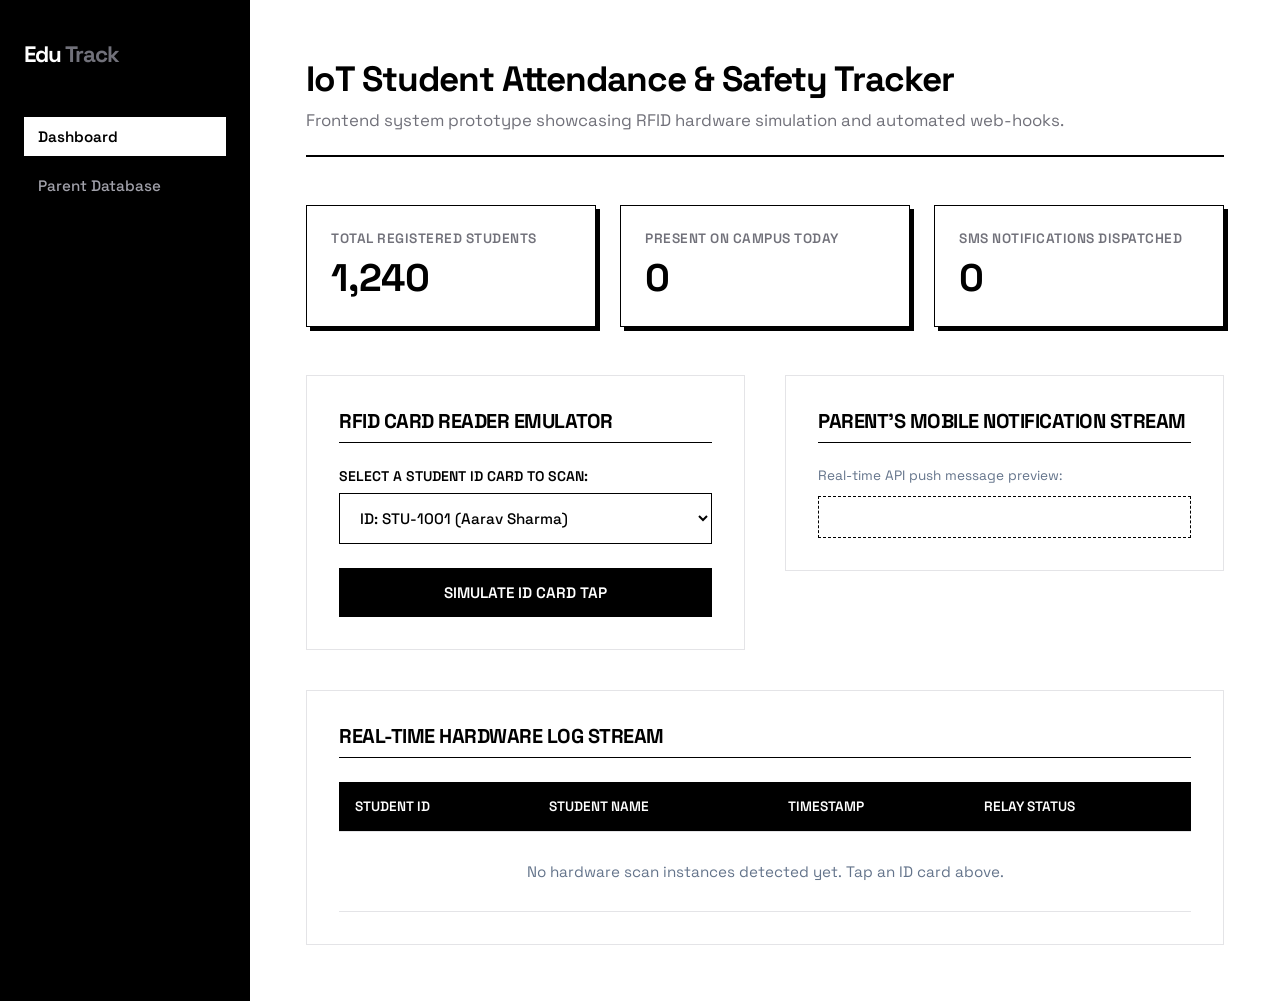
<file: child-tracking-system/index.html>
<!DOCTYPE html>
<html lang="en">
<head>
    <meta charset="UTF-8">
    <meta name="viewport" content="width=device-width, initial-scale=1.0">
    <title>EduTrack - Student Safety Dashboard</title>
    <link rel="stylesheet" href="style.css">
</head>
<body>

    <aside>
        <div class="logo">Edu<span>Track</span></div>
        <ul class="nav-links">
            <li class="nav-item active" id="navDashboard" onclick="switchView('dashboard')">Dashboard</li>
            <li class="nav-item" id="navParents" onclick="switchView('parents')">Parent Database</li>
        </ul>
    </aside>

    <main>
        <div id="dashboardView">
            <header>
                <h1>IoT Student Attendance & Safety Tracker</h1>
                <p>Frontend system prototype showcasing RFID hardware simulation and automated web-hooks.</p>
            </header>

            <div class="stats-grid">
                <div class="stat-card">
                    <div class="stat-label">Total Registered Students</div>
                    <div class="stat-value">1,240</div>
                </div>
                <div class="stat-card">
                    <div class="stat-label">Present On Campus Today</div>
                    <div class="stat-value" id="presentCount">0</div>
                </div>
                <div class="stat-card">
                    <div class="stat-label">SMS Notifications Dispatched</div>
                    <div class="stat-value" id="smsCount">0</div>
                </div>
            </div>

            <div class="dashboard-content">
                <div class="card">
                    <h2>RFID Card Reader Emulator</h2>
                    <div class="form-group">
                        <label for="studentSelector">Select a Student ID Card to scan:</label>
                        <select id="studentSelector">
                            <option value="STU-1001" data-name="Aarav Sharma" data-parent="+91 98765 43210">ID: STU-1001 (Aarav Sharma)</option>
                            <option value="STU-1002" data-name="Diya Patel" data-parent="+91 91234 56789">ID: STU-1002 (Diya Patel)</option>
                            <option value="STU-1003" data-name="Rohan Das" data-parent="+91 98888 77777">ID: STU-1003 (Rohan Das)</option>
                            <option value="STU-1004" data-name="Ananya Iyer" data-parent="+91 94440 12345">ID: STU-1004 (Ananya Iyer)</option>
                            <option value="STU-1005" data-name="Kabir Malhotra" data-parent="+91 96500 98765">ID: STU-1005 (Kabir Malhotra)</option>
                            <option value="STU-1006" data-name="Isha Kapoor" data-parent="+91 98100 55544">ID: STU-1006 (Isha Kapoor)</option>
                            <option value="STU-1007" data-name="Arjun Reddy" data-parent="+91 81234 56789">ID: STU-1007 (Arjun Reddy)</option>
                            <option value="STU-1008" data-name="Meera Nair" data-parent="+91 94470 11223">ID: STU-1008 (Meera Nair)</option>
                            <option value="STU-1009" data-name="Vivaan Joshi" data-parent="+91 99200 44332">ID: STU-1009 (Vivaan Joshi)</option>
                            <option value="STU-1010" data-name="Zara Khan" data-parent="+91 98200 88776">ID: STU-1010 (Zara Khan)</option>
                        </select>
                    </div>
                    <button class="btn" onclick="triggerHardwareScan()">Simulate ID Card Tap</button>
                </div>

                <div class="card">
                    <h2>Parent's Mobile Notification Stream</h2>
                    <p style="font-size: 0.85rem; color:#64748b; margin-bottom: 12px;">Real-time API push message preview:</p>
                    <div class="phone-mockup">
                        <div id="smsWidget" class="sms-alert">
                            <div class="sms-header">
                                <span>💬 CAMPUS MESSENGER</span>
                                <span id="smsTime">Just Now</span>
                            </div>
                            <div id="smsMessage" class="sms-body">
                                Waiting for scan...
                            </div>
                        </div>
                    </div>
                </div>

                <div class="card table-container">
                    <h2>Real-Time Hardware Log Stream</h2>
                    <table>
                        <thead>
                            <tr>
                                <th>Student ID</th>
                                <th>Student Name</th>
                                <th>Timestamp</th>
                                <th>Relay Status</th>
                            </tr>
                        </thead>
                        <tbody id="logRecords">
                            <tr id="noDataRow">
                                <td colspan="4" style="text-align: center; color: #64748b; padding: 30px;">
                                    No hardware scan instances detected yet. Tap an ID card above.
                                </td>
                            </tr>
                        </tbody>
                    </table>
                </div>
            </div>
        </div>

        <div id="parentsView" style="display: none;">
            <header>
                <h1>Parent Emergency Contact Directory</h1>
                <p>Central repository mapping student IDs directly to emergency notification nodes.</p>
            </header>
            
            <div class="card table-container">
                <h2>Registered Parent Nodes</h2>
                <table>
                    <thead>
                        <tr>
                            <th>Student ID</th>
                            <th>Student Name</th>
                            <th>Parent/Guardian Name</th>
                            <th>Registered Mobile Link</th>
                            <th>Alert Channel</th>
                        </tr>
                    </thead>
                    <tbody>
                        <tr><td><b>STU-1001</b></td><td>Aarav Sharma</td><td>Rajesh Sharma</td><td>+91 98765 43210</td><td><span class="badge">SMS Active</span></td></tr>
                        <tr><td><b>STU-1002</b></td><td>Diya Patel</td><td>Meera Patel</td><td>+91 91234 56789</td><td><span class="badge">SMS Active</span></td></tr>
                        <tr><td><b>STU-1003</b></td><td>Rohan Das</td><td>Amit Das</td><td>+91 98888 77777</td><td><span class="badge">SMS Active</span></td></tr>
                        <tr><td><b>STU-1004</b></td><td>Ananya Iyer</td><td>Venkatesh Iyer</td><td>+91 94440 12345</td><td><span class="badge">SMS Active</span></td></tr>
                        <tr><td><b>STU-1005</b></td><td>Kabir Malhotra</td><td>Sunil Malhotra</td><td>+91 96500 98765</td><td><span class="badge">SMS Active</span></td></tr>
                        <tr><td><b>STU-1006</b></td><td>Isha Kapoor</td><td>Sanjay Kapoor</td><td>+91 98100 55544</td><td><span class="badge">SMS Active</span></td></tr>
                        <tr><td><b>STU-1007</b></td><td>Arjun Reddy</td><td>K. R. Reddy</td><td>+91 81234 56789</td><td><span class="badge">SMS Active</span></td></tr>
                        <tr><td><b>STU-1008</b></td><td>Meera Nair</td><td>Ramesh Nair</td><td>+91 94470 11223</td><td><span class="badge">SMS Active</span></td></tr>
                        <tr><td><b>STU-1009</b></td><td>Vivaan Joshi</td><td>Nitin Joshi</td><td>+91 99200 44332</td><td><span class="badge">SMS Active</span></td></tr>
                        <tr><td><b>STU-1010</b></td><td>Zara Khan</td><td>Asif Khan</td><td>+91 98200 88776</td><td><span class="badge">SMS Active</span></td></tr>
                    </tbody>
                </table>
            </div>
        </div>
    </main>

    <script src="script.js"></script>
</body>
</html>
</file>
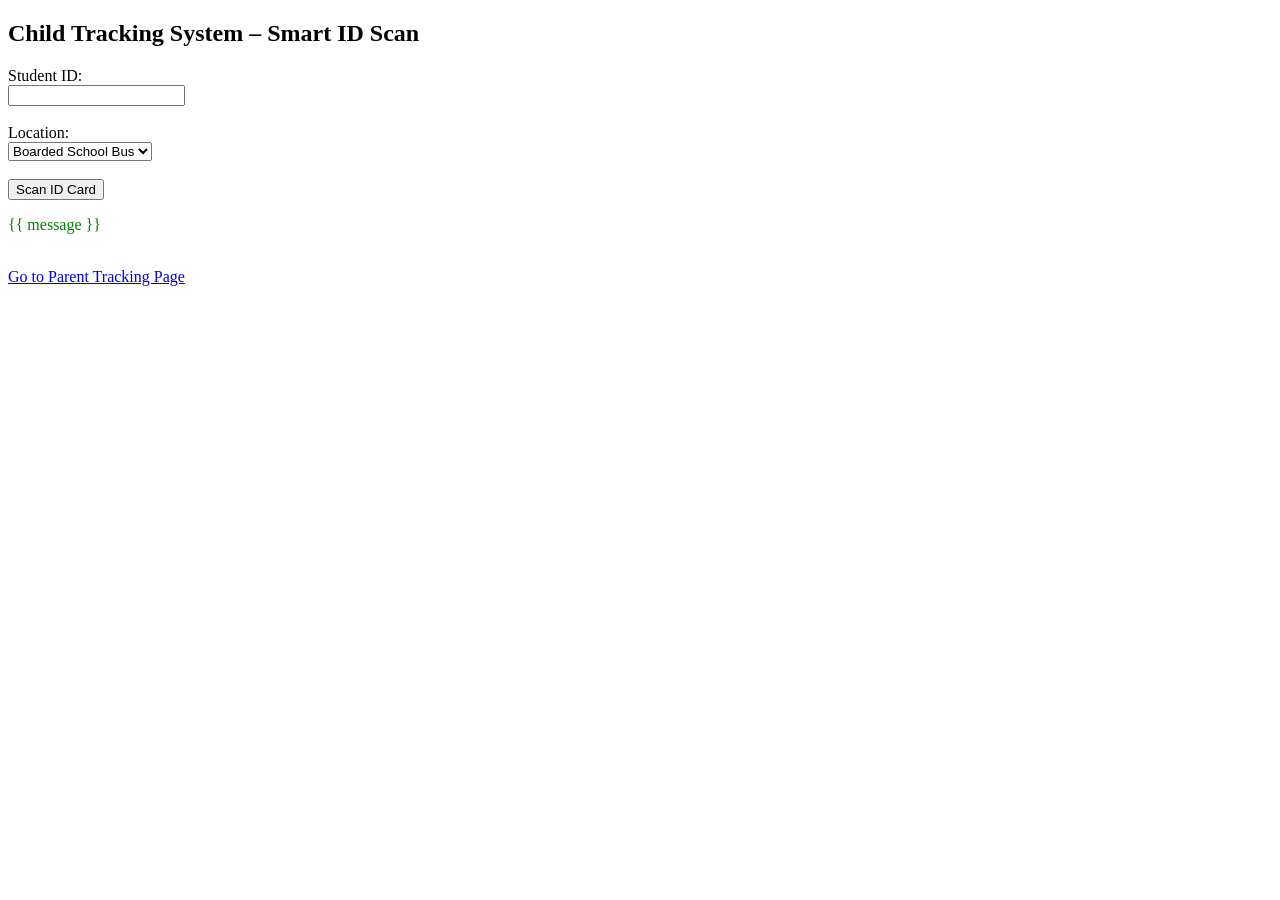
<file: templates/scan.html>
<!DOCTYPE html>
<html>
<head>
    <title>Smart ID Scan</title>
</head>
<body>

    <h2>Child Tracking System – Smart ID Scan</h2>

    <form method="POST">
        <label>Student ID:</label><br>
        <input type="text" name="student_id" required><br><br>

        <label>Location:</label><br>
        <select name="location">
            <option>Boarded School Bus</option>
            <option>Reached School</option>
            <option>Left School</option>
            <option>Reached Home</option>
        </select><br><br>

        <button type="submit">Scan ID Card</button>
    </form>

    <p style="color: green;">{{ message }}</p>

    <br>
    <a href="/parent">Go to Parent Tracking Page</a>

</body>
</html>
</file>
<file: child-tracking-system/style.css>
@import url('https://fonts.googleapis.com/css2?family=Space+Grotesk:wght@400;500;600;700&display=swap');

:root {
    --bg-main: #ffffff;         /* Pure crisp white canvas */
    --sidebar-bg: #000000;      /* Pitch black sidebar for stark contrast */
    --text-light: #71717a;      /* Medium zinc gray for labels */
    --text-dark: #000000;       /* Solid black text */
    --primary: #000000;         /* Solid black components */
    --primary-hover: #27272a;   /* Very dark gray on hover */
    --success: #000000;         /* Kept black to protect the monochrome theme */
    --card-bg: #ffffff;         /* Stark white card containers */
    --border-color: #e4e4e7;    /* Fine, elegant border lines */
}

* {
    box-sizing: border-box;
    margin: 0;
    padding: 0;
    font-family: 'Space Grotesk', sans-serif;
}

body {
    background-color: var(--bg-main);
    color: var(--text-dark);
    display: flex;
    min-height: 100vh;
}

/* Sidebar Layout */
aside {
    width: 250px;
    background-color: var(--sidebar-bg);
    padding: 40px 24px;
    display: flex;
    flex-direction: column;
    gap: 48px;
}

.logo {
    font-size: 1.4rem;
    font-weight: 700;
    color: #ffffff;
    letter-spacing: -1px;
    display: flex;
    align-items: center;
    gap: 4px;
}

.logo span {
    color: #71717a;
}

.nav-links {
    list-style: none;
    display: flex;
    flex-direction: column;
    gap: 10px;
}

.nav-item {
    padding: 10px 14px;
    border-radius: 0px; /* Sharp geometric corners */
    color: #a1a1aa;
    text-decoration: none;
    font-weight: 500;
    font-size: 0.95rem;
    transition: all 0.2s ease;
    cursor: pointer;
}

.nav-item:hover {
    color: #ffffff;
}

.nav-item.active {
    background-color: #ffffff;
    color: #000000;
    font-weight: 600;
}

/* Main Content Area */
main {
    flex: 1;
    padding: 56px;
    max-width: 1140px;
    margin: 0 auto;
    width: 100%;
}

header {
    margin-bottom: 48px;
    border-bottom: 2px solid #000000;
    padding-bottom: 24px;
}

header h1 {
    font-size: 2.2rem;
    font-weight: 700;
    color: var(--text-dark);
    letter-spacing: -1px;
}

header p {
    color: var(--text-light);
    margin-top: 8px;
    font-size: 1.05rem;
}

/* Stark Stat Cards */
.stats-grid {
    display: grid;
    grid-template-columns: repeat(auto-fit, minmax(220px, 1fr));
    gap: 24px;
    margin-bottom: 48px;
}

.stat-card {
    background: var(--card-bg);
    padding: 24px;
    border: 1px solid #000000; /* High contrast black outlines */
    box-shadow: 4px 4px 0px #000000; /* Retro sharp solid block shadow */
}

.stat-label {
    font-size: 0.85rem;
    color: var(--text-light);
    font-weight: 600;
    text-transform: uppercase;
    letter-spacing: 0.5px;
}

.stat-value {
    font-size: 2.4rem;
    font-weight: 700;
    margin-top: 6px;
    color: var(--text-dark);
}

/* Split Dashboard Content */
.dashboard-content {
    display: grid;
    grid-template-columns: 1fr 1fr;
    gap: 40px;
    align-items: start;
}

@media (max-width: 900px) {
    .dashboard-content {
        grid-template-columns: 1fr;
    }
}

.card {
    background: var(--card-bg);
    border: 1px solid var(--border-color);
    padding: 32px;
}

.card h2 {
    font-size: 1.25rem;
    font-weight: 700;
    margin-bottom: 24px;
    color: var(--text-dark);
    letter-spacing: -0.5px;
    text-transform: uppercase;
    border-bottom: 1px solid #000000;
    padding-bottom: 8px;
}

/* Form Controls */
.form-group {
    margin-bottom: 24px;
    display: flex;
    flex-direction: column;
    gap: 8px;
}

label {
    font-size: 0.875rem;
    font-weight: 600;
    color: var(--text-dark);
    text-transform: uppercase;
}

select {
    padding: 14px 16px;
    border: 1px solid #000000;
    border-radius: 0px; /* Sharp modern edges */
    font-size: 0.95rem;
    background-color: #ffffff;
    outline: none;
    color: var(--text-dark);
    font-weight: 500;
}

.btn {
    background-color: #000000;
    color: #ffffff;
    border: 1px solid #000000;
    padding: 14px 24px;
    border-radius: 0px;
    font-size: 0.95rem;
    font-weight: 600;
    text-transform: uppercase;
    cursor: pointer;
    transition: all 0.2s ease;
    width: 100%;
}

.btn:hover {
    background-color: #ffffff;
    color: #000000;
}

/* Phone Mockup Frame */
.phone-mockup {
    background: #ffffff;
    padding: 20px;
    margin-top: 12px;
    border: 1px dashed #000000;
}

.sms-alert {
    background: #000000;
    color: #ffffff;
    border-radius: 0px;
    padding: 18px;
    display: none;
    animation: fadeIn 0.3s steps(4) forwards; /* Retro grid animation step */
}

.sms-header {
    display: flex;
    justify-content: space-between;
    font-size: 0.75rem;
    font-weight: 700;
    color: #a1a1aa;
    margin-bottom: 10px;
    border-bottom: 1px solid #27272a;
    padding-bottom: 4px;
}

.sms-body {
    font-size: 0.95rem;
    line-height: 1.5;
}

.sms-body b {
    color: #ffffff;
    text-decoration: underline;
}

/* Sharp Tables */
.table-container {
    grid-column: 1 / -1;
    overflow-x: auto;
}

table {
    width: 100%;
    border-collapse: collapse;
    text-align: left;
}

th, td {
    padding: 16px;
    border-bottom: 1px solid var(--border-color);
    font-size: 0.95rem;
}

th {
    background-color: #000000;
    color: #ffffff;
    font-weight: 600;
    font-size: 0.85rem;
    text-transform: uppercase;
}

td strong {
    color: #000000;
}

.badge {
    display: inline-block;
    padding: 4px 12px;
    font-size: 0.8rem;
    font-weight: 600;
    text-transform: uppercase;
    background-color: #000000;
    color: #ffffff;
}

@keyframes fadeIn {
    from { opacity: 0; transform: translateY(4px); }
    to { opacity: 1; transform: translateY(0); }
}
</file>
